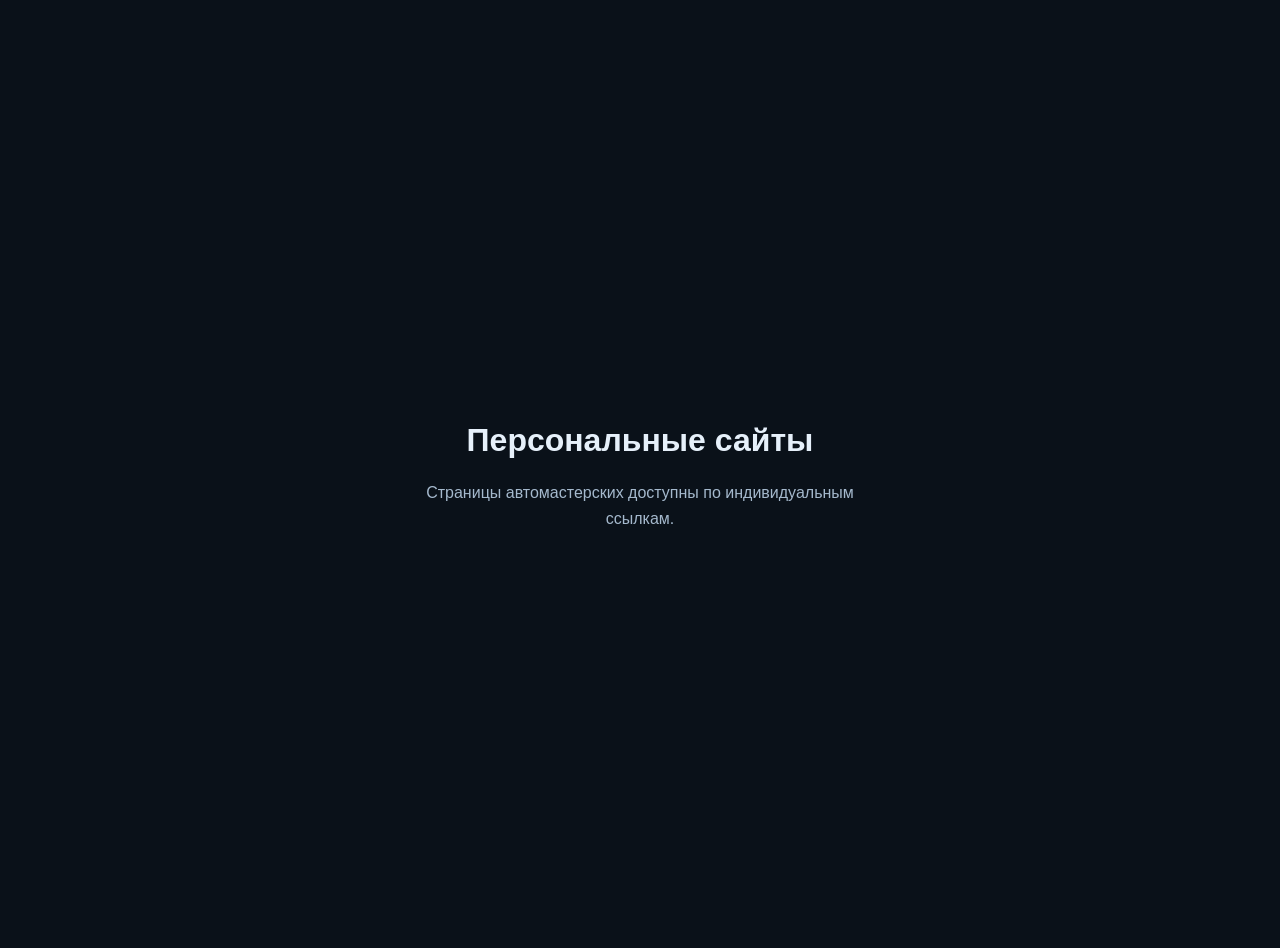
<file: index.html>
<!doctype html><html lang="ru"><head><meta charset="utf-8"><meta name="viewport" content="width=device-width, initial-scale=1"><meta name="robots" content="noindex,nofollow"><title>Персональные сайты</title><style>body{font:16px Arial,sans-serif;background:#0a1119;color:#e6f0fa;min-height:100vh;display:grid;place-items:center;margin:0;padding:24px;text-align:center}main{max-width:500px}h1{font-size:32px}p{color:#a5b9cd;line-height:1.6}</style></head><body><main><h1>Персональные сайты</h1><p>Страницы автомастерских доступны по индивидуальным ссылкам.</p></main></body></html>
</file>
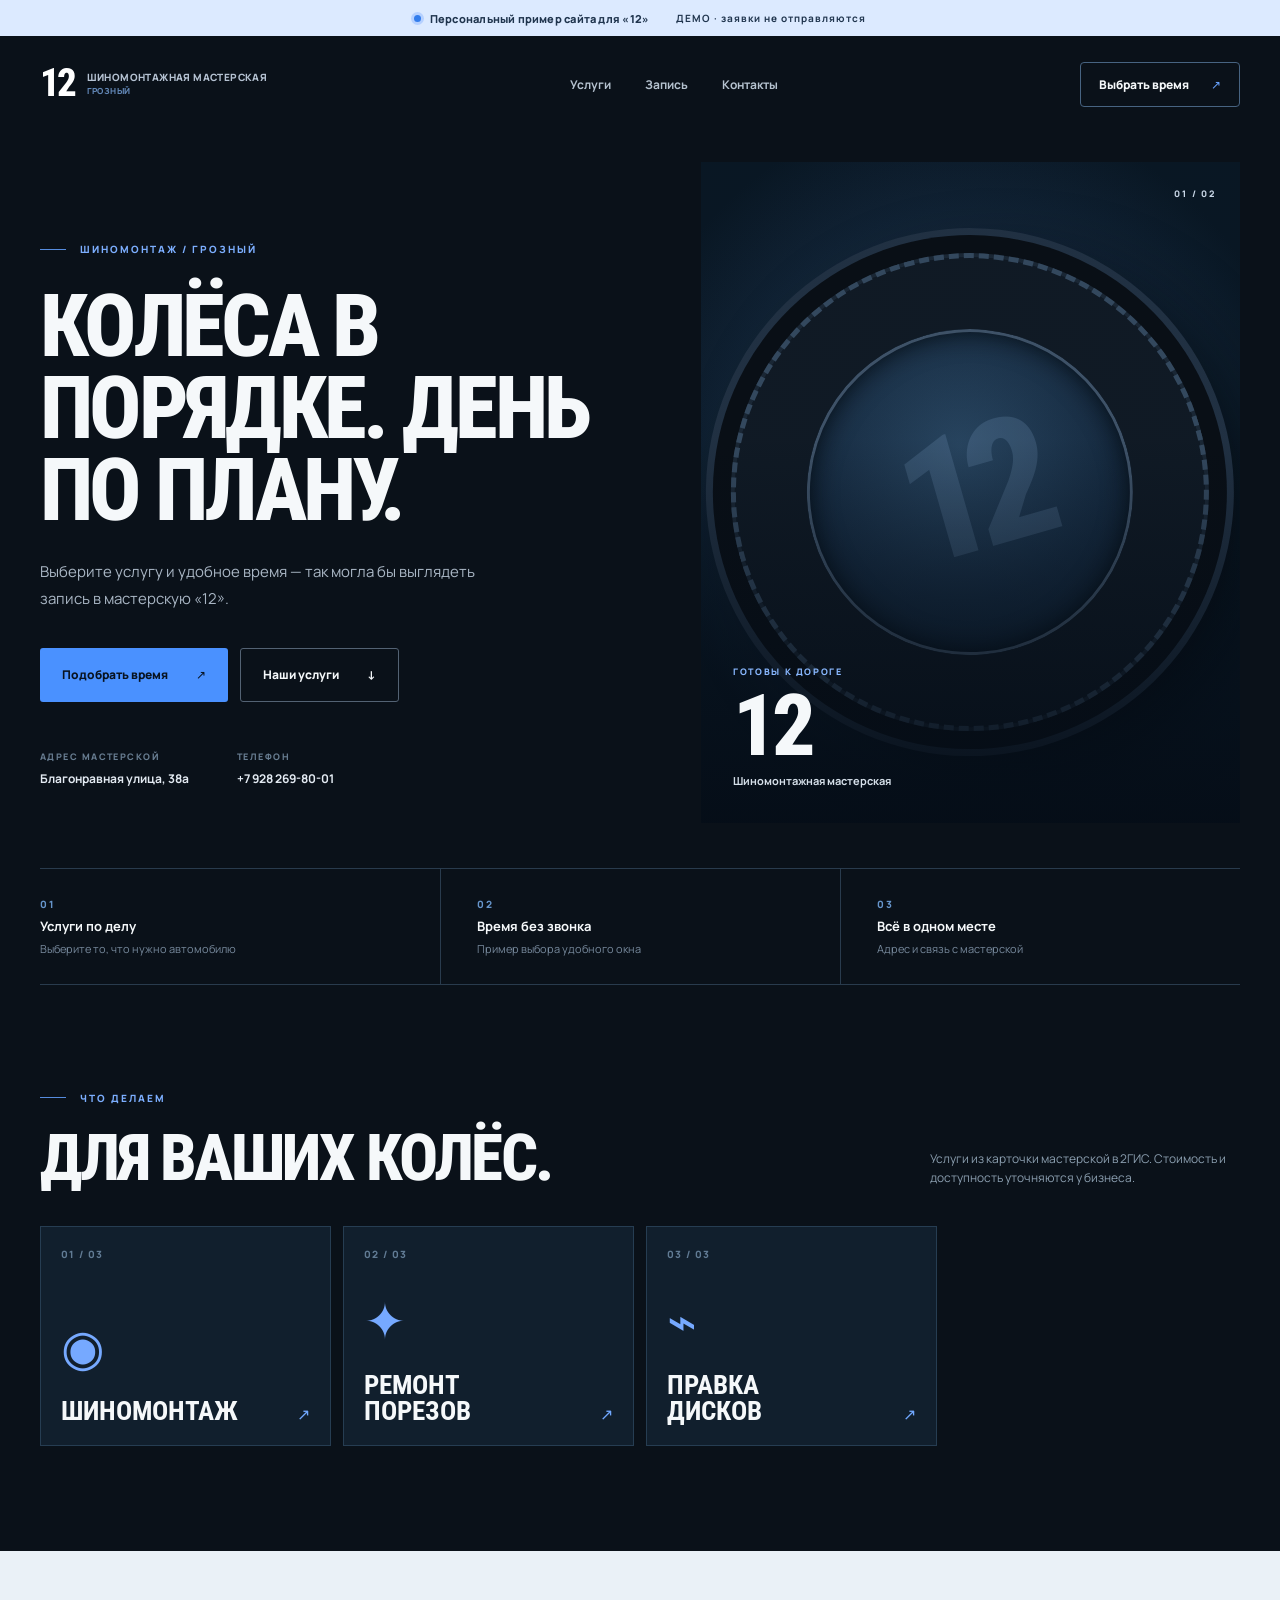
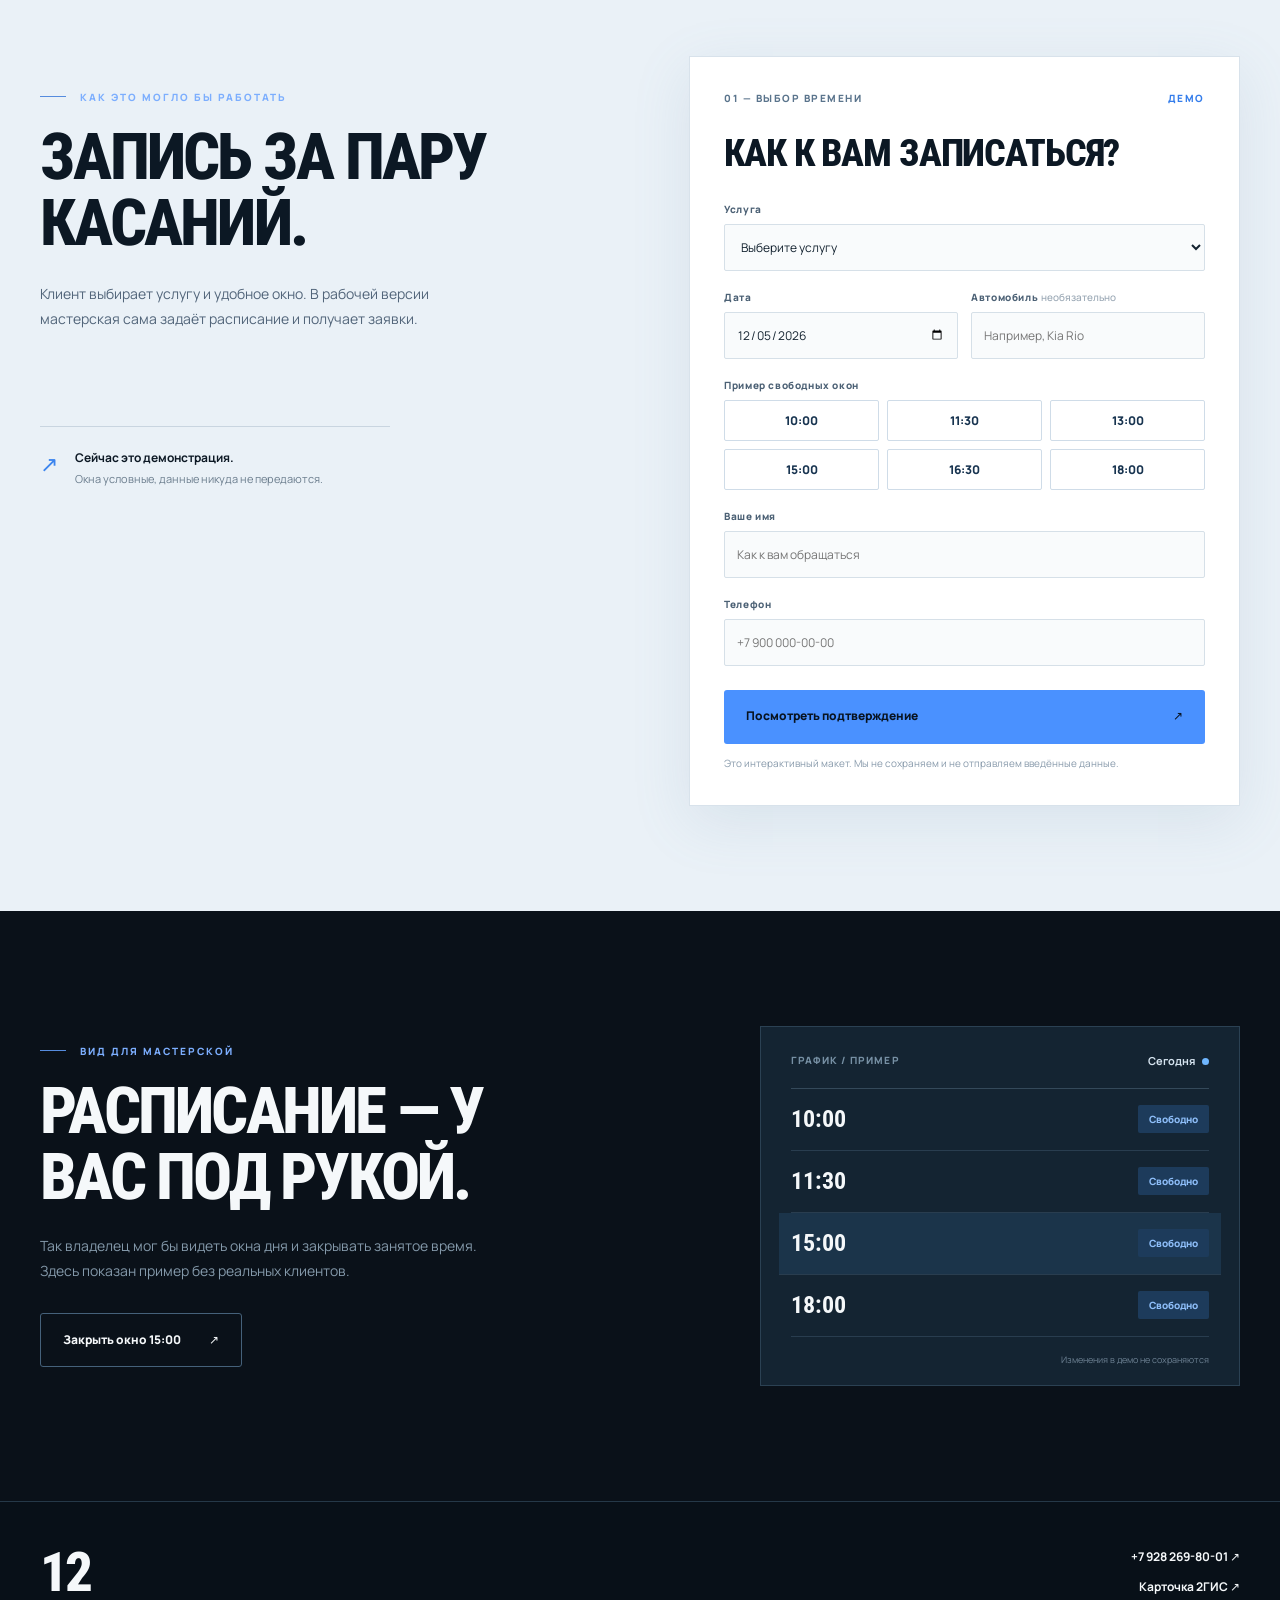
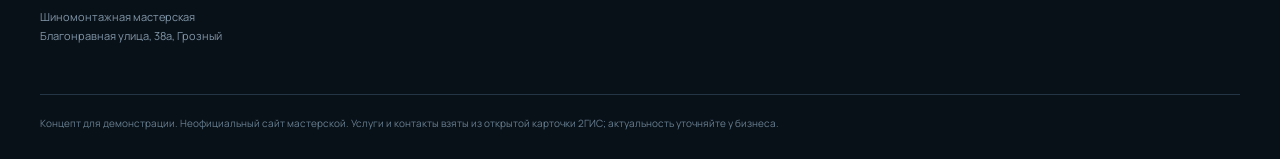
<file: 12/index.html>
<!doctype html>
<html lang="ru">
<head>
  <meta charset="utf-8">
  <meta name="viewport" content="width=device-width, initial-scale=1">
  <meta name="theme-color" content="#0a1119">
  <meta name="robots" content="noindex,nofollow">
  <meta name="description" content="Демо сайта и онлайн-записи для шиномонтажа 12 в Грозном.">
  <title>12 — шиномонтаж в Грозном | Демо</title>
  <link rel="stylesheet" href="../style.css">
</head>
<body class="theme-twelve">
  <div id="app"></div>
  <script>window.shop = {name:"12", subtitle:"Шиномонтажная мастерская", address:"Благонравная улица, 38а", phone:"+7 928 269-80-01", tel:"+79282698001", card:"https://2gis.ru/grozny/firm/70000001036470086", services:["Шиномонтаж", "Ремонт порезов", "Правка дисков"], intro:"Колёса в порядке. День по плану.", detail:"Выберите услугу и удобное время — так могла бы выглядеть запись в мастерскую «12»."};</script>
  <script src="../app.js" defer></script>
</body>
</html>
</file>
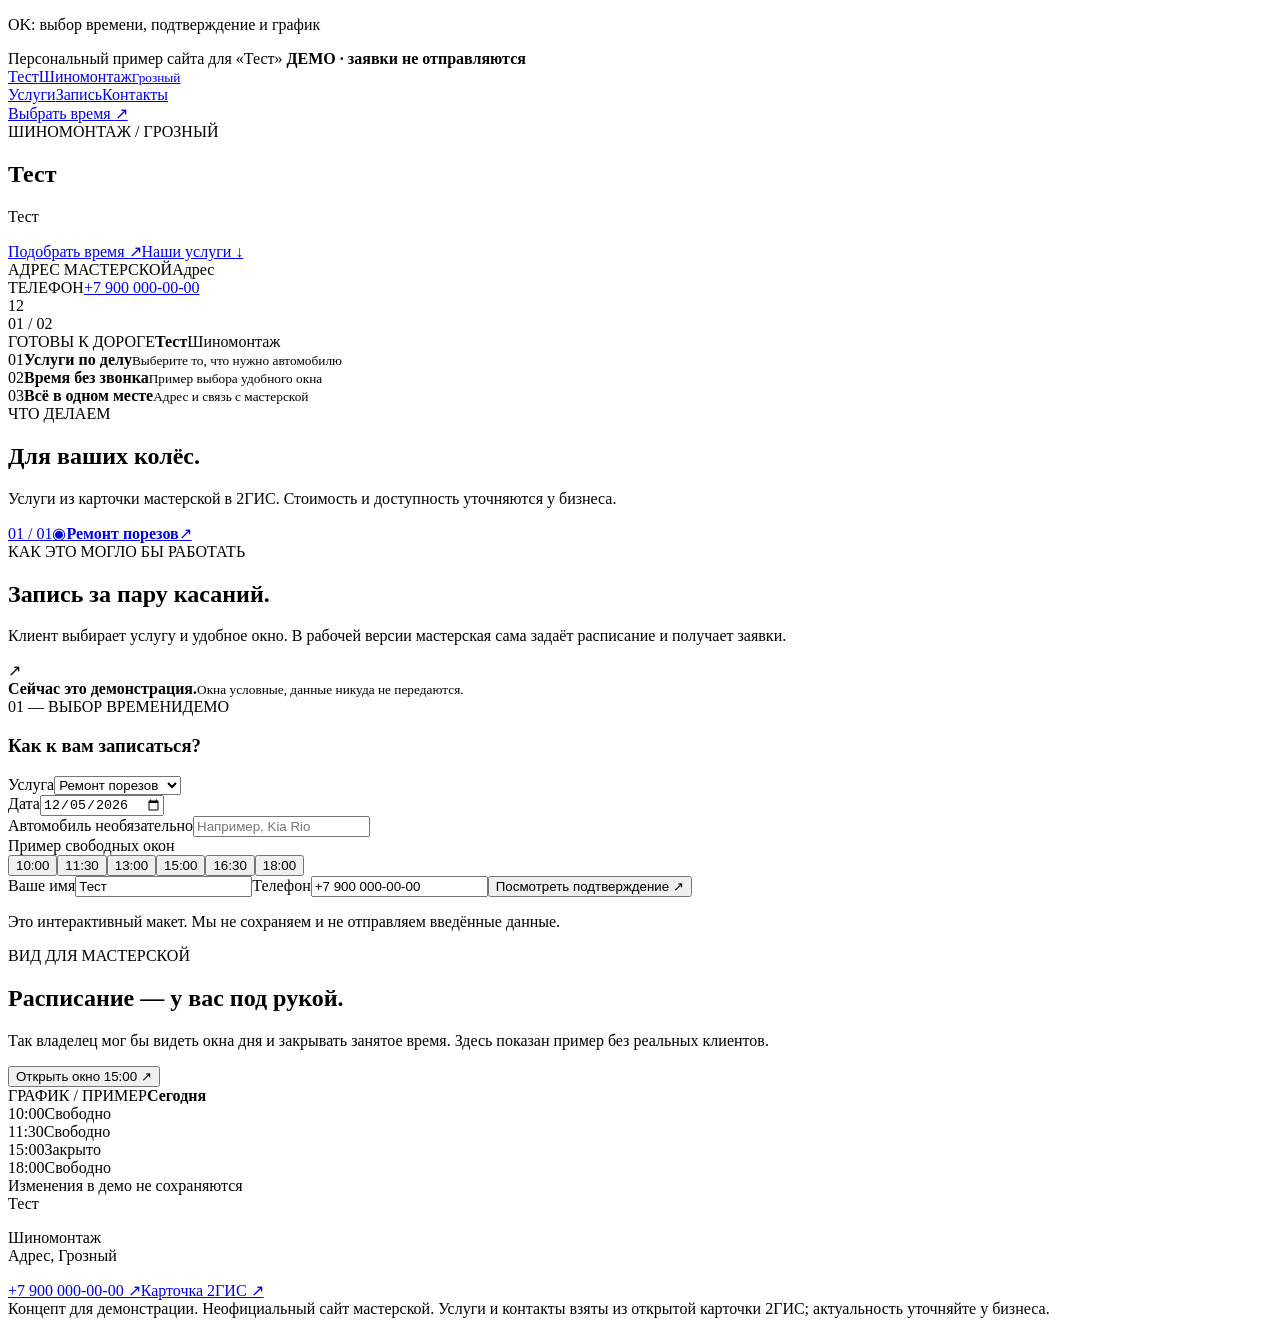
<file: check.html>
<!doctype html><html lang="ru"><head><meta charset="utf-8"><meta name="robots" content="noindex,nofollow"><title>Проверка демо</title></head><body><p id="result">Проверка…</p><div id="app"></div><script>window.shop={name:'Тест',subtitle:'Шиномонтаж',address:'Адрес',phone:'+7 900 000-00-00',tel:'+79000000000',card:'https://2gis.ru/',services:['Ремонт порезов'],intro:'Тест',detail:'Тест'};window.addEventListener('load',()=>{try{document.getElementById('service').value='Ремонт порезов';document.querySelector('[data-time="15:00"]').click();document.getElementById('customer').value='Тест';document.getElementById('phone').value='+7 900 000-00-00';document.getElementById('booking-form').requestSubmit();if(!document.getElementById('confirmation').open||!document.getElementById('confirmation-text').textContent.includes('15:00'))throw Error('подтверждение');document.getElementById('confirmation').close();document.getElementById('toggle-slot').click();if(!document.getElementById('demo-slot').textContent.includes('Закрыто'))throw Error('график');document.getElementById('result').textContent='OK: выбор времени, подтверждение и график';}catch(e){document.getElementById('result').textContent='FAIL: '+e.message;throw e;}});</script><script src="app.js" defer></script></body></html>
</file>
<file: style.css>
@import url('https://fonts.googleapis.com/css2?family=Manrope:wght@400;500;600;700;800&family=Roboto+Condensed:wght@500;600;700;800&display=swap');
:root{font-family:Manrope,Arial,sans-serif;color:#f5f8fa;background:#0a1119;font-synthesis:none;scroll-behavior:smooth}*{box-sizing:border-box}body{margin:0;min-width:320px}button,input,select{font:inherit}button,a{-webkit-tap-highlight-color:transparent}button{cursor:pointer}a{color:inherit;text-decoration:none}:focus-visible{outline:3px solid #82b7ff;outline-offset:4px}.shell{width:min(1280px,calc(100% - 80px));margin:auto}.demo-bar{height:36px;background:#dceaff;color:#20354e;display:flex;align-items:center;justify-content:center;gap:9px;text-align:center;font-size:11px;font-weight:800;letter-spacing:.02em}.demo-bar strong{margin-left:18px;font-size:10px;letter-spacing:.1em}.demo-pulse{width:7px;height:7px;border-radius:50%;background:#337dec;box-shadow:0 0 0 3px #b6d1ff}.site-header{height:96px;display:flex;align-items:center;justify-content:space-between;gap:24px}.brand{display:flex;align-items:center;gap:12px;min-width:205px}.brand-mark{font:800 39px/.9 'Roboto Condensed',sans-serif;letter-spacing:-.07em;color:#fff}.brand-caption{font-size:10px;font-weight:800;letter-spacing:.04em;line-height:1.3;text-transform:uppercase;color:#b5c2d2}.brand-caption small{display:block;color:#6287b6;margin-top:2px}.site-header nav{display:flex;align-items:center;gap:34px;color:#b6c3d0;font-size:12px;font-weight:700}.site-header nav a:hover,.footer-links a:hover{color:#64a0ff}.header-book{border:1px solid #476381;padding:13px 18px;border-radius:4px;font-size:12px;font-weight:800;white-space:nowrap}.header-book span{color:#69a4ff;margin-left:20px}.header-book:hover{border-color:#6da7ff;background:#142439}.hero{display:grid;grid-template-columns:1fr .87fr;min-height:590px;padding-top:30px;gap:42px}.hero-copy{padding:80px 0 36px;display:flex;flex-direction:column;align-items:flex-start}.eyebrow{font-size:10px;font-weight:800;letter-spacing:.2em;color:#7caefe;display:flex;align-items:center;gap:14px;text-transform:uppercase}.line{width:26px;height:1px;background:#568cde;display:inline-block}.hero h1,.section-heading h2,.booking-aside h2,.owner h2,dialog h2{font-family:'Roboto Condensed',Impact,sans-serif;font-weight:800;text-transform:uppercase;letter-spacing:-.042em}.hero h1{font-size:clamp(54px,6.8vw,102px);line-height:.94;max-width:720px;margin:30px 0 28px}.hero-copy>p{font-size:15px;color:#a9b6c4;line-height:1.75;max-width:470px;margin:0}.hero-actions{display:flex;gap:12px;margin-top:36px}.button{border:0;display:inline-flex;align-items:center;justify-content:space-between;gap:28px;padding:17px 22px;min-height:54px;border-radius:3px;font-size:12px;font-weight:800;line-height:1.2;transition:background .2s,transform .2s}.button:hover{transform:translateY(-2px)}.primary{background:#4a91ff;color:#081320}.primary:hover{background:#7bb0ff}.ghost{background:transparent;color:#f5f8fa;border:1px solid #536273}.ghost:hover{background:#142439}.hero-meta{margin-top:auto;padding-top:48px;display:flex;gap:48px;color:#e3eaf2;font-size:12px;font-weight:700}.hero-meta>div{display:flex;flex-direction:column;gap:7px}.meta-label{font-size:9px;letter-spacing:.16em;color:#687d91;font-weight:800}.hero-visual{position:relative;min-height:548px;overflow:hidden;background:#142436;isolation:isolate}.hero-visual:before{content:'';position:absolute;inset:0;background:linear-gradient(180deg,rgba(5,13,23,.02) 42%,rgba(5,13,23,.94) 100%);z-index:1}.hero-visual.has-photo img{width:100%;height:100%;object-fit:cover;object-position:center 32%;position:absolute;inset:0;filter:saturate(.72) contrast(1.12)}.hero-visual.has-photo:after{content:'';position:absolute;inset:0;background:linear-gradient(90deg,rgba(23,60,105,.4),transparent);mix-blend-mode:screen}.hero-visual.graphic{background:radial-gradient(circle at 48% 43%,#284560 0,#162b41 33%,#091724 72%),repeating-linear-gradient(145deg,#123257 0,#123257 2px,transparent 2px,transparent 24px)}.tire-art{position:absolute;inset:0;display:flex;align-items:center;justify-content:center;transform:rotate(-16deg)}.tire-ring{position:absolute;width:min(470px,95%);aspect-ratio:1;border-radius:50%;border:72px solid #101a25;box-shadow:inset 0 0 0 3px #3f5369,inset 0 0 28px #02070b,0 0 0 4px #1a2735,0 0 0 22px #090f16,0 0 0 29px #213143,26px 32px 80px #02070b}.tire-ring:before{content:'';position:absolute;inset:-76px;border-radius:50%;border:5px dashed #34495f}.tire-center{font:800 170px/.8 'Roboto Condensed',sans-serif;color:#96bce5;opacity:.17;letter-spacing:-.1em}.visual-index{position:absolute;right:24px;top:25px;z-index:2;font-size:9px;font-weight:800;letter-spacing:.2em;color:#c9d7e7}.visual-label{position:absolute;z-index:2;left:32px;bottom:35px;display:flex;flex-direction:column}.visual-kicker{font-size:9px;letter-spacing:.18em;font-weight:800;color:#89b8ff}.visual-label strong{font:800 86px/.9 'Roboto Condensed',sans-serif;letter-spacing:-.06em;margin:9px 0}.visual-label>span:last-child{font-size:11px;font-weight:700;color:#d5dfe9}.photo-credit{position:absolute;right:18px;bottom:20px;z-index:3;font-size:9px;color:#dce6f0;background:#142438d9;padding:7px 9px;border-radius:2px}.facts{display:grid;grid-template-columns:repeat(3,1fr);border-top:1px solid #293b4d;border-bottom:1px solid #293b4d;margin-top:45px;margin-bottom:106px}.facts>div{padding:28px 28px 28px 0;display:flex;flex-direction:column;gap:6px}.facts>div+div{border-left:1px solid #293b4d;padding-left:36px}.facts span{color:#6695cb;font-size:10px;font-weight:800;letter-spacing:.16em}.facts strong{font-size:13px}.facts small{font-size:11px;color:#77899c}.services{padding-bottom:105px}.section-heading{display:flex;align-items:end;justify-content:space-between;gap:30px;margin-bottom:34px}.section-heading h2,.booking-aside h2,.owner h2{font-size:clamp(42px,5.1vw,68px);line-height:1.02;margin:20px 0 0}.section-heading>p{font-size:12px;color:#8b9eaf;max-width:310px;line-height:1.6;margin:0 0 4px}.service-grid{display:grid;grid-template-columns:repeat(4,minmax(0,1fr));gap:12px}.service-card{background:#111f2d;min-height:220px;padding:20px;display:flex;flex-direction:column;position:relative;border:1px solid #263d52;transition:background .2s,border-color .2s,transform .2s}.service-card:hover{background:#1a3045;border-color:#5c9eff;transform:translateY(-4px)}.service-number{font-size:10px;color:#617b94;font-weight:800;letter-spacing:.14em}.service-icon{font-family:Arial,sans-serif;font-size:50px;line-height:1;color:#76a9ff;margin:auto 0 25px}.service-card strong{font:700 27px/.98 'Roboto Condensed',sans-serif;text-transform:uppercase;max-width:180px}.service-arrow{position:absolute;right:20px;bottom:20px;color:#71a8ff}.booking-wrap{background:#eaf1f7;color:#0c1824;padding:105px 0}.booking-layout{display:grid;grid-template-columns:.9fr 1fr;gap:min(12vw,160px)}.booking-aside{padding-top:34px}.booking-aside h2{max-width:470px}.booking-aside>p{max-width:390px;font-size:14px;color:#52657a;line-height:1.8;margin:24px 0}.aside-note{margin-top:95px;display:flex;gap:17px;max-width:350px;border-top:1px solid #c9d5e0;padding-top:22px}.aside-note>span{font-size:22px;color:#3c85ee}.aside-note div{display:flex;flex-direction:column;gap:5px}.aside-note strong{font-size:12px}.aside-note small{font-size:11px;color:#6b7d8d;line-height:1.5}.booking-form{background:white;padding:34px;box-shadow:0 16px 55px #6b8bac24;border:1px solid #d8e2eb}.form-top{display:flex;justify-content:space-between;color:#5a748c;font-size:10px;font-weight:800;letter-spacing:.15em}.form-demo{color:#347deb}.booking-form h3{font:800 38px/1 'Roboto Condensed',sans-serif;text-transform:uppercase;letter-spacing:-.03em;margin:29px 0 30px}.field-label{font-size:10px;font-weight:800;letter-spacing:.06em;display:block;margin:19px 0 8px;color:#4c6175}.field-label span{font-weight:500;color:#98a6b3;letter-spacing:0}.booking-form input,.booking-form select{height:47px;width:100%;border:1px solid #d6e0e8;border-radius:2px;background:#f9fbfc;color:#142330;padding:0 12px;font-size:12px;outline:none}.booking-form input:focus,.booking-form select:focus{border-color:#4a91ff;box-shadow:0 0 0 3px #b8d5ff88}.two-fields{display:grid;grid-template-columns:1fr 1fr;gap:13px}.slots{display:grid;grid-template-columns:repeat(3,1fr);gap:8px}.slot{border:1px solid #cfdce8;background:#fff;color:#183450;font-weight:800;font-size:12px;padding:11px;min-height:40px;border-radius:2px}.slot:hover{border-color:#4a91ff}.slot.selected{background:#4a91ff;border-color:#4a91ff;color:#07182a}.slots.needs-choice{outline:2px solid #cf665d;outline-offset:4px}.submit{width:100%;margin-top:24px}.form-foot{font-size:10px;color:#889aab;line-height:1.5;margin:12px 0 0}.owner{padding-top:115px;padding-bottom:115px;display:grid;grid-template-columns:1fr .85fr;gap:min(13vw,155px);align-items:center}.owner h2{max-width:510px}.owner p{color:#8499aa;line-height:1.8;font-size:14px;max-width:440px;margin:22px 0 30px}.dark-ghost{border-color:#45617a}.schedule{background:#142432;border:1px solid #2b4153;padding:26px 30px 11px}.schedule-head{display:flex;align-items:center;justify-content:space-between;border-bottom:1px solid #34495a;padding-bottom:20px;font-size:10px;color:#7790a4;font-weight:800;letter-spacing:.12em}.schedule-head strong{color:#d6e4f0;font-size:11px;letter-spacing:0}.schedule-dot{display:inline-block;background:#6fb6ff;width:7px;height:7px;border-radius:50%;margin-left:5px}.schedule-row{min-height:62px;border-bottom:1px solid #293d4f;display:flex;align-items:center;justify-content:space-between}.schedule-row time{font:700 24px 'Roboto Condensed',sans-serif}.schedule-tag{font-size:10px;font-weight:800;color:#8ebef9;background:#1d3b5b;padding:7px 11px;border-radius:2px}.accent-row{background:#1b344a;margin:0 -12px;padding:0 12px}.accent-row.closed{background:#352e35}.accent-row.closed .schedule-tag{color:#efb5ba;background:#68434b}.schedule-bottom{text-align:right;color:#6d8193;font-size:9px;padding:16px 0 8px}footer{border-top:1px solid #253848;background:#081018}.footer-inner{padding-top:46px;padding-bottom:38px;display:flex;justify-content:space-between;gap:30px}.footer-brand{font:800 55px/.9 'Roboto Condensed',sans-serif;letter-spacing:-.06em}.footer-inner p{color:#8297a8;font-size:11px;line-height:1.7}.footer-links{display:flex;flex-direction:column;align-items:flex-end;gap:13px;font-size:12px;font-weight:700}.footer-note{border-top:1px solid #243646;padding:20px 0 28px;color:#687f90;font-size:10px;line-height:1.6}dialog{border:1px solid #aac9ec;max-width:420px;width:calc(100% - 36px);padding:35px;background:#f8fbfd;color:#112235;box-shadow:0 22px 80px #0008}dialog::backdrop{background:#07101bbd}.dialog-icon{width:48px;height:48px;border-radius:50%;display:grid;place-items:center;background:#4a91ff;color:#0a1725;font-size:25px;font-weight:800;margin-bottom:20px}dialog h2{font-size:38px;line-height:1;margin:16px 0}dialog p{font-size:13px;line-height:1.6;color:#4b5e70}.dialog-warning{background:#e7f0fc;padding:12px;color:#2b5e9d}dialog .button{width:100%;margin-top:10px}.theme-2022 .primary,.theme-2022 .slot.selected{background:#7fb4fd}.theme-2022 .primary:hover{background:#acd0ff}.theme-2022 .hero-visual{border:1px solid #40546a}@media(max-width:980px){.shell{width:min(100% - 44px,800px)}.site-header nav{display:none}.hero{grid-template-columns:1fr .8fr;gap:22px;min-height:480px}.hero-copy{padding-top:55px}.hero h1{font-size:clamp(51px,7vw,74px)}.hero-visual{min-height:460px}.hero-meta{gap:20px}.service-grid{grid-template-columns:repeat(2,1fr)}.booking-layout{gap:40px}.owner{gap:45px}}@media(max-width:700px){.shell{width:calc(100% - 36px)}.demo-bar{padding:0 9px;font-size:9px}.demo-bar strong{font-size:8px;margin-left:0}.site-header{height:76px}.brand-mark{font-size:34px}.brand-caption{font-size:8px}.header-book{font-size:10px;padding:10px 12px}.header-book span{margin-left:6px}.hero{display:flex;flex-direction:column;gap:24px;padding-top:25px}.hero-copy{padding:18px 0 0}.hero h1{font-size:clamp(56px,13vw,82px);margin:25px 0 20px}.hero-copy>p{font-size:13px}.hero-actions{width:100%;margin-top:28px}.hero-actions .button{flex:1;gap:8px;padding:13px;font-size:10px}.hero-meta{padding-top:30px;margin-top:0;gap:20px;flex-wrap:wrap}.hero-visual{min-height:370px}.visual-label strong{font-size:70px}.facts{margin-top:34px;margin-bottom:72px;grid-template-columns:1fr}.facts>div{padding:16px 0}.facts>div+div{padding:16px 0;border-left:0;border-top:1px solid #293b4d}.section-heading{display:block}.section-heading h2,.booking-aside h2,.owner h2{font-size:50px}.section-heading>p{margin-top:18px}.services{padding-bottom:75px}.service-card{min-height:175px}.service-card strong{font-size:23px}.service-icon{font-size:38px;margin-bottom:16px}.booking-wrap{padding:70px 0}.booking-layout,.owner{grid-template-columns:1fr}.booking-aside{padding:0}.booking-aside>p{margin-bottom:18px}.aside-note{margin:18px 0 28px}.booking-form{padding:22px}.booking-form h3{font-size:34px}.owner{padding-top:75px;padding-bottom:75px}.footer-inner{display:block}.footer-links{align-items:flex-start;margin-top:27px}}@media(max-width:390px){.demo-bar{font-size:8px}.demo-bar strong{font-size:7px}.brand-caption{display:none}.brand{min-width:0}.hero-actions .button{font-size:9px}.hero h1{font-size:54px}.service-card{padding:14px}.service-card strong{font-size:21px}.two-fields{grid-template-columns:1fr}.booking-form h3{font-size:31px}.photo-credit{bottom:5px;right:5px}}@media(prefers-reduced-motion:reduce){:root{scroll-behavior:auto}.button,.service-card{transition:none}}
</file>
